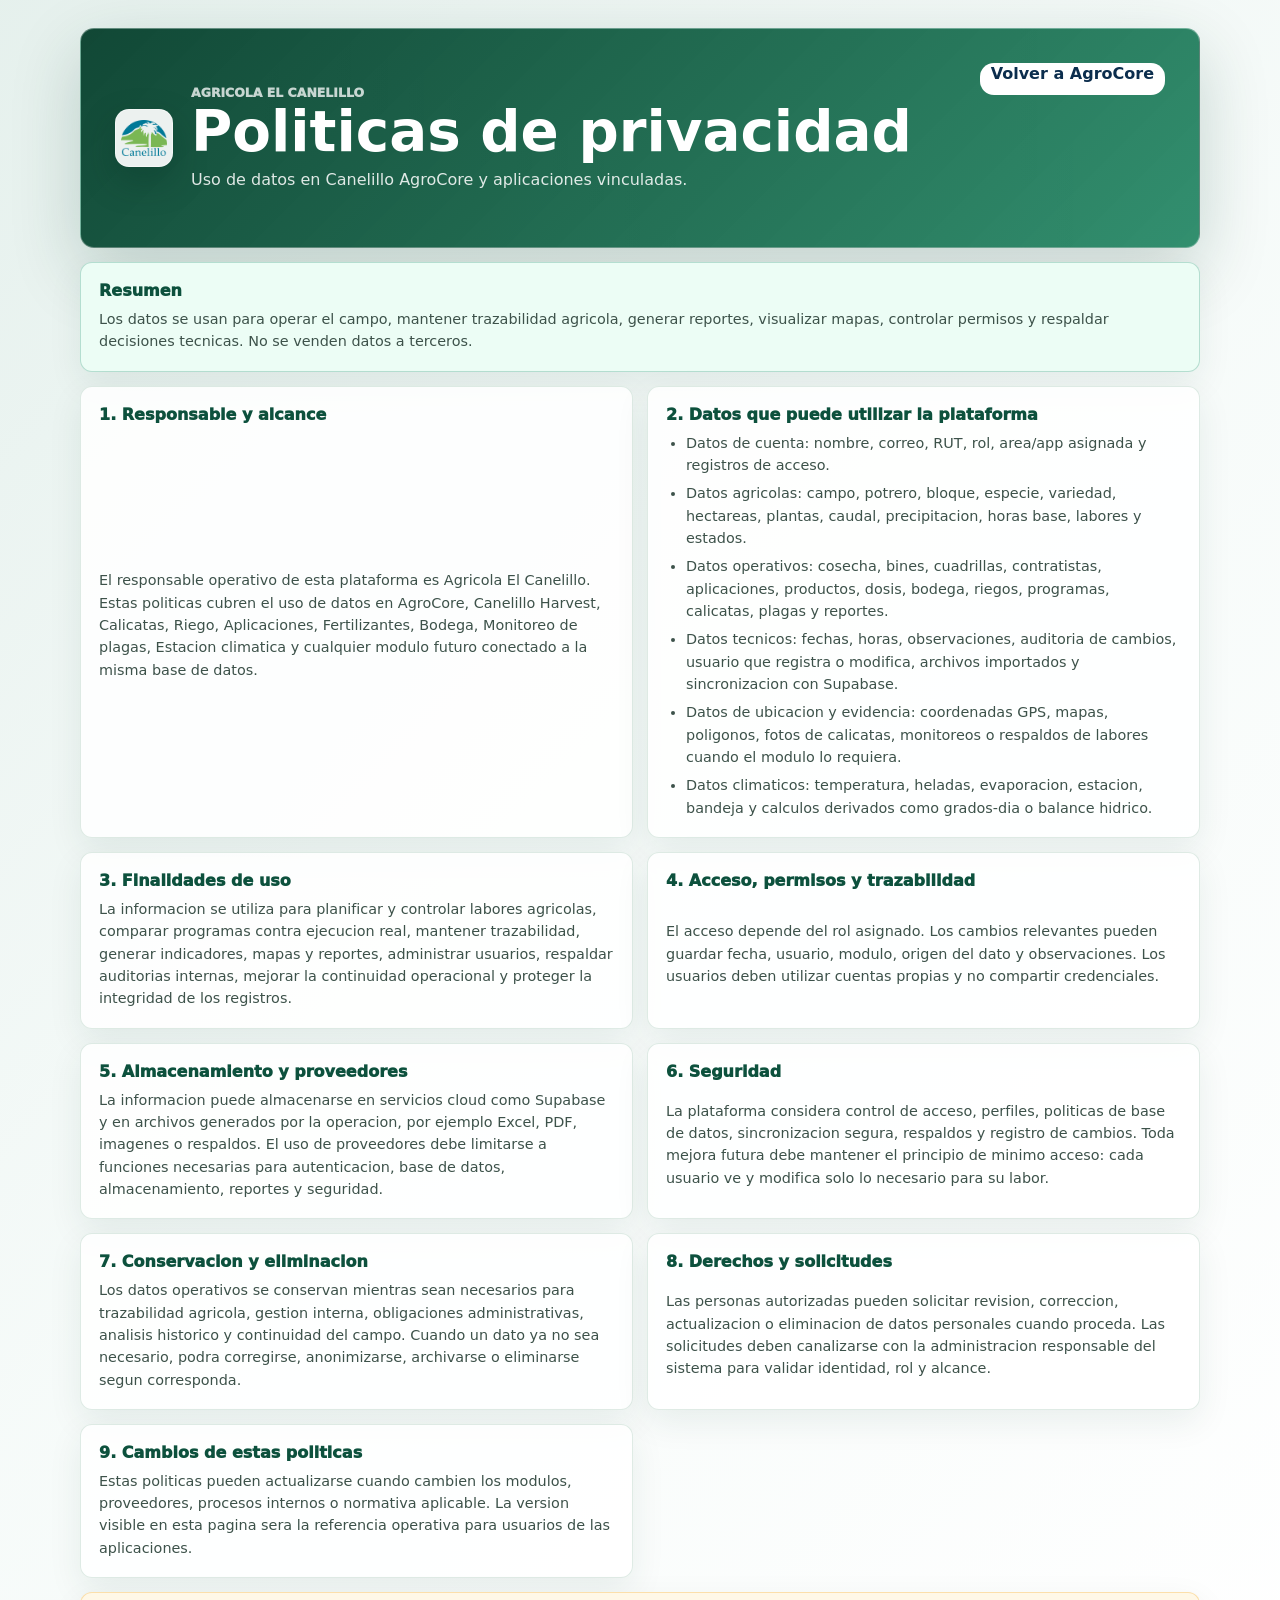
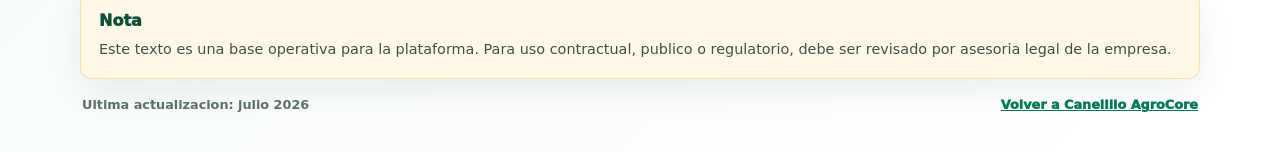
<file: privacidad.html>
<!doctype html>
<html lang="es">
  <head>
    <meta charset="utf-8">
    <meta name="viewport" content="width=device-width, initial-scale=1, viewport-fit=cover">
    <meta name="theme-color" content="#1f6f4a">
    <title>Politicas de privacidad - Canelillo AgroCore</title>
    <link rel="icon" href="canelilloIcon.png">
    <link rel="stylesheet" href="styles.css?v=231-fertilizer-liters-per-block">
  </head>
  <body class="privacy-page">
    <main class="privacy-page-shell">
      <section class="privacy-page-hero">
        <div class="privacy-page-brand">
          <div class="privacy-logo">
            <img src="canelilloIcon.png" alt="Logo Agricola El Canelillo" onerror="this.style.display='none'; this.parentElement.classList.add('logo-fallback');">
          </div>
          <div>
            <span>Agricola El Canelillo</span>
            <h1>Politicas de privacidad</h1>
            <p>Uso de datos en Canelillo AgroCore y aplicaciones vinculadas.</p>
          </div>
        </div>
        <a class="secondary-button privacy-back-link" href="index.html">Volver a AgroCore</a>
      </section>

      <section class="privacy-page-card privacy-page-summary">
        <strong>Resumen</strong>
        <p>Los datos se usan para operar el campo, mantener trazabilidad agricola, generar reportes, visualizar mapas, controlar permisos y respaldar decisiones tecnicas. No se venden datos a terceros.</p>
      </section>

      <section class="privacy-page-grid">
        <article class="privacy-page-card">
          <h2>1. Responsable y alcance</h2>
          <p>El responsable operativo de esta plataforma es Agricola El Canelillo. Estas politicas cubren el uso de datos en AgroCore, Canelillo Harvest, Calicatas, Riego, Aplicaciones, Fertilizantes, Bodega, Monitoreo de plagas, Estacion climatica y cualquier modulo futuro conectado a la misma base de datos.</p>
        </article>

        <article class="privacy-page-card">
          <h2>2. Datos que puede utilizar la plataforma</h2>
          <ul>
            <li>Datos de cuenta: nombre, correo, RUT, rol, area/app asignada y registros de acceso.</li>
            <li>Datos agricolas: campo, potrero, bloque, especie, variedad, hectareas, plantas, caudal, precipitacion, horas base, labores y estados.</li>
            <li>Datos operativos: cosecha, bines, cuadrillas, contratistas, aplicaciones, productos, dosis, bodega, riegos, programas, calicatas, plagas y reportes.</li>
            <li>Datos tecnicos: fechas, horas, observaciones, auditoria de cambios, usuario que registra o modifica, archivos importados y sincronizacion con Supabase.</li>
            <li>Datos de ubicacion y evidencia: coordenadas GPS, mapas, poligonos, fotos de calicatas, monitoreos o respaldos de labores cuando el modulo lo requiera.</li>
            <li>Datos climaticos: temperatura, heladas, evaporacion, estacion, bandeja y calculos derivados como grados-dia o balance hidrico.</li>
          </ul>
        </article>

        <article class="privacy-page-card">
          <h2>3. Finalidades de uso</h2>
          <p>La informacion se utiliza para planificar y controlar labores agricolas, comparar programas contra ejecucion real, mantener trazabilidad, generar indicadores, mapas y reportes, administrar usuarios, respaldar auditorias internas, mejorar la continuidad operacional y proteger la integridad de los registros.</p>
        </article>

        <article class="privacy-page-card">
          <h2>4. Acceso, permisos y trazabilidad</h2>
          <p>El acceso depende del rol asignado. Los cambios relevantes pueden guardar fecha, usuario, modulo, origen del dato y observaciones. Los usuarios deben utilizar cuentas propias y no compartir credenciales.</p>
        </article>

        <article class="privacy-page-card">
          <h2>5. Almacenamiento y proveedores</h2>
          <p>La informacion puede almacenarse en servicios cloud como Supabase y en archivos generados por la operacion, por ejemplo Excel, PDF, imagenes o respaldos. El uso de proveedores debe limitarse a funciones necesarias para autenticacion, base de datos, almacenamiento, reportes y seguridad.</p>
        </article>

        <article class="privacy-page-card">
          <h2>6. Seguridad</h2>
          <p>La plataforma considera control de acceso, perfiles, politicas de base de datos, sincronizacion segura, respaldos y registro de cambios. Toda mejora futura debe mantener el principio de minimo acceso: cada usuario ve y modifica solo lo necesario para su labor.</p>
        </article>

        <article class="privacy-page-card">
          <h2>7. Conservacion y eliminacion</h2>
          <p>Los datos operativos se conservan mientras sean necesarios para trazabilidad agricola, gestion interna, obligaciones administrativas, analisis historico y continuidad del campo. Cuando un dato ya no sea necesario, podra corregirse, anonimizarse, archivarse o eliminarse segun corresponda.</p>
        </article>

        <article class="privacy-page-card">
          <h2>8. Derechos y solicitudes</h2>
          <p>Las personas autorizadas pueden solicitar revision, correccion, actualizacion o eliminacion de datos personales cuando proceda. Las solicitudes deben canalizarse con la administracion responsable del sistema para validar identidad, rol y alcance.</p>
        </article>

        <article class="privacy-page-card">
          <h2>9. Cambios de estas politicas</h2>
          <p>Estas politicas pueden actualizarse cuando cambien los modulos, proveedores, procesos internos o normativa aplicable. La version visible en esta pagina sera la referencia operativa para usuarios de las aplicaciones.</p>
        </article>
      </section>

      <section class="privacy-page-card privacy-page-note">
        <strong>Nota</strong>
        <p>Este texto es una base operativa para la plataforma. Para uso contractual, publico o regulatorio, debe ser revisado por asesoria legal de la empresa.</p>
      </section>

      <footer class="privacy-page-footer">
        <span>Ultima actualizacion: julio 2026</span>
        <a href="index.html">Volver a Canelillo AgroCore</a>
      </footer>
    </main>
  </body>
</html>
</file>
